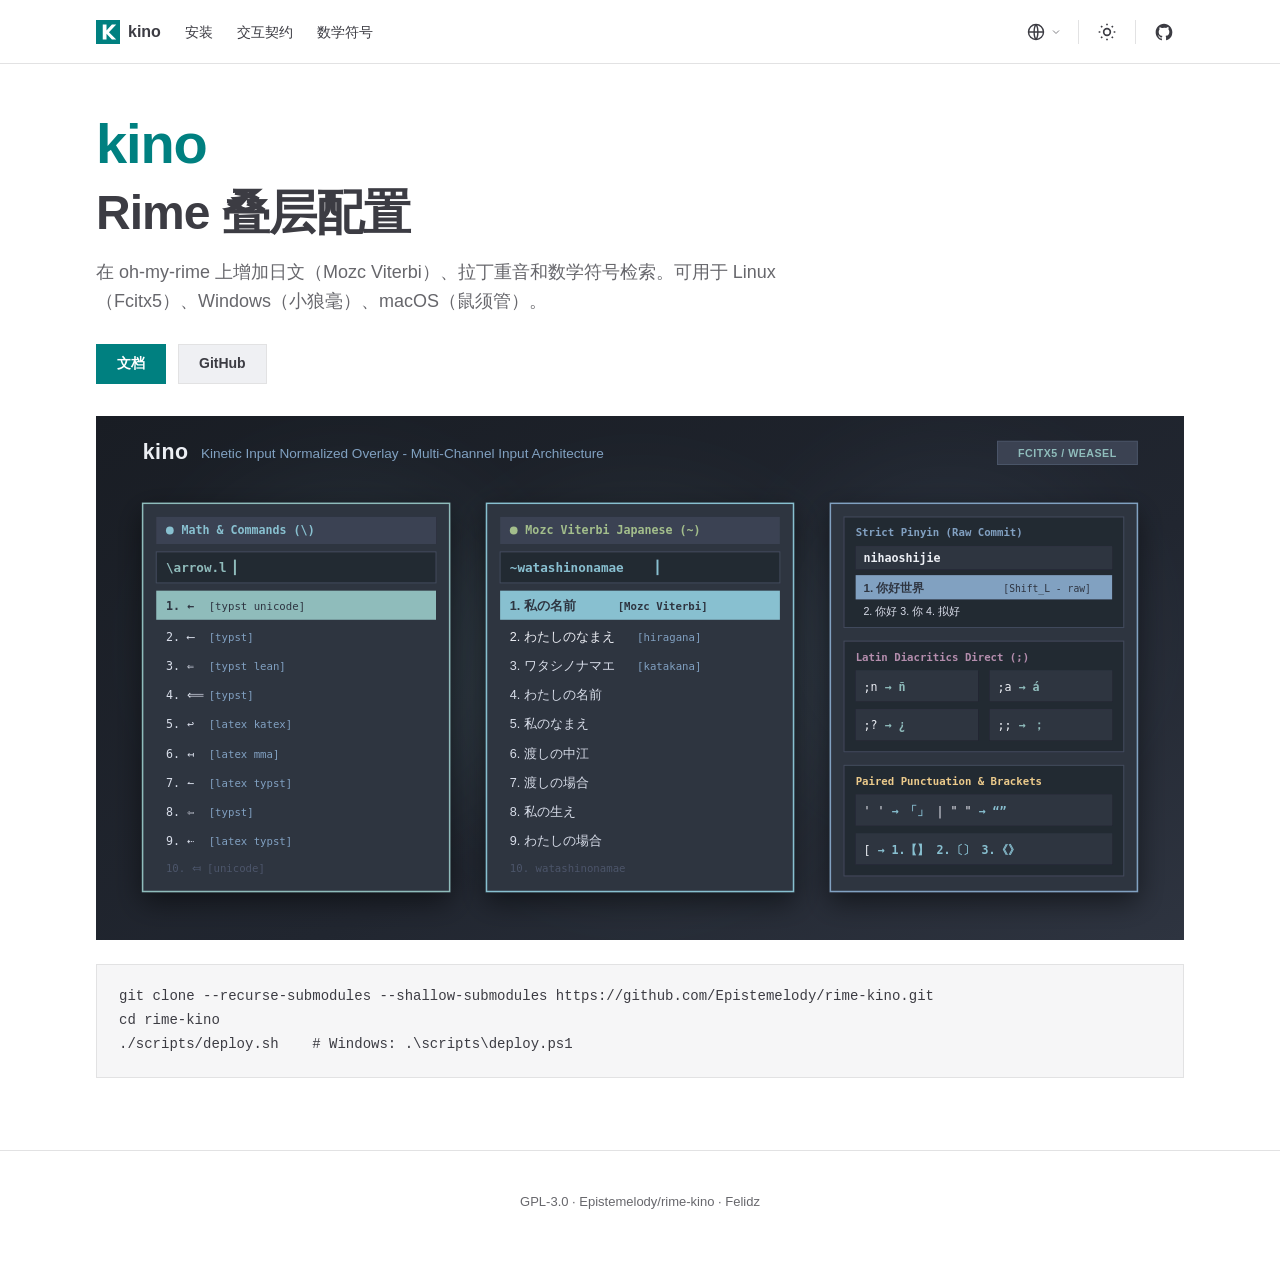
<file: index.html>
<!DOCTYPE html>
<html lang="zh-CN" data-lang="zh" data-theme="light">
<head>
  <meta charset="UTF-8">
  <title>kino</title>
  <meta name="viewport" content="width=device-width, initial-scale=1">
  <meta name="description" content="kino：oh-my-rime 上的 Rime 叠层。日文（Mozc Viterbi）、拉丁重音、数学符号检索。Linux / Windows / macOS。">
  <meta property="og:title" content="kino">
  <meta property="og:description" content="Rime overlay on oh-my-rime: Japanese, Latin diacritics, math-symbol lookup.">
  <meta property="og:image" content="https://epistemelody.github.io/rime-kino/assets/og.png">
  <link rel="icon" href="favicon.ico" sizes="32x32">
  <link rel="icon" href="assets/logo.svg" type="image/svg+xml">
  <link rel="apple-touch-icon" href="assets/logo.png">
  <link rel="stylesheet" href="assets/site.css?v=4">
  <script>
    (function () {
      var t = localStorage.getItem("kino-theme");
      var dark = t === "dark" || (t !== "light" && matchMedia("(prefers-color-scheme: dark)").matches);
      var theme = dark ? "dark" : "light";
      document.documentElement.dataset.theme = theme;
      document.documentElement.style.colorScheme = theme;
      document.documentElement.dataset.lang = localStorage.getItem("kino-lang") || "zh";
    })();
  </script>
</head>
<body>
  <header class="nav">
    <div class="nav-inner">
      <a class="logo" href="./"><img src="assets/logo.svg" alt="">kino</a>
      <div class="nav-links" role="navigation">
        <a class="i18n-zh" href="docs.html#/README">安装</a>
        <a class="i18n-en" href="docs.html#/README.en">Install</a>
        <a class="i18n-zh" href="docs.html#/docs/kino">交互契约</a>
        <a class="i18n-en" href="docs.html#/docs/kino.en">Interaction</a>
        <a class="i18n-zh" href="docs.html#/docs/math-symbols">数学符号</a>
        <a class="i18n-en" href="docs.html#/docs/math-symbols">Math</a>
      </div>
      <div class="extra">
        <div class="flyout" data-menu>
          <button type="button" class="icon-btn lang-btn" data-menu-toggle aria-haspopup="true" aria-expanded="false" aria-label="Change language">
            <svg viewBox="0 0 24 24" fill="none" stroke="currentColor" stroke-width="1.7"><circle cx="12" cy="12" r="9"/><path d="M3 12h18M12 3c3 3.6 3 14.4 0 18M12 3c-3 3.6-3 14.4 0 18"/></svg>
            <svg class="chevron" viewBox="0 0 24 24" fill="none" stroke="currentColor" stroke-width="2"><path d="M6 9l6 6 6-6"/></svg>
          </button>
          <div class="panel" role="menu">
            <button type="button" role="menuitem" data-lang-option="zh">简体中文</button>
            <button type="button" role="menuitem" data-lang-option="en">English</button>
          </div>
        </div>
        <span class="sep" aria-hidden="true"></span>
        <button type="button" class="icon-btn" role="switch" data-theme-switch aria-checked="false" aria-label="Switch theme">
          <svg class="icon-sun" viewBox="0 0 24 24" fill="none" stroke="currentColor" stroke-width="2"><circle cx="12" cy="12" r="4"/><path d="M12 2v2M12 20v2M4.9 4.9l1.4 1.4M17.7 17.7l1.4 1.4M2 12h2M20 12h2M4.9 19.1l1.4-1.4M17.7 6.3l1.4-1.4"/></svg>
          <svg class="icon-moon" viewBox="0 0 24 24" fill="none" stroke="currentColor" stroke-width="2"><path d="M21 14.5A8.5 8.5 0 1 1 9.5 3 7 7 0 0 0 21 14.5z"/></svg>
        </button>
        <span class="sep" aria-hidden="true"></span>
        <a class="icon-btn" href="https://github.com/Epistemelody/rime-kino" aria-label="GitHub">
          <svg viewBox="0 0 24 24" fill="currentColor"><path d="M12 2C6.48 2 2 6.58 2 12.26c0 4.52 2.87 8.35 6.84 9.71.5.1.68-.22.68-.49 0-.24-.01-.87-.01-1.71-2.78.62-3.37-1.37-3.37-1.37-.45-1.18-1.11-1.5-1.11-1.5-.91-.64.07-.63.07-.63 1 .07 1.53 1.06 1.53 1.06.9 1.57 2.36 1.12 2.94.86.09-.67.35-1.12.63-1.38-2.22-.26-4.56-1.14-4.56-5.07 0-1.12.39-2.03 1.03-2.75-.1-.26-.45-1.3.1-2.71 0 0 .84-.27 2.75 1.05A9.3 9.3 0 0 1 12 6.84c.85 0 1.71.12 2.51.35 1.9-1.32 2.74-1.05 2.74-1.05.55 1.41.2 2.45.1 2.71.64.72 1.03 1.63 1.03 2.75 0 3.94-2.34 4.8-4.58 5.06.36.32.68.94.68 1.9 0 1.37-.01 2.47-.01 2.8 0 .27.18.6.69.49A10.03 10.03 0 0 0 22 12.26C22 6.58 17.52 2 12 2z"/></svg>
        </a>
      </div>
    </div>
  </header>

  <section class="hero">
    <div>
      <p class="hero-name">kino</p>
      <p class="hero-text i18n-zh">Rime 叠层配置</p>
      <p class="hero-text i18n-en">A Rime overlay</p>
      <p class="hero-tag i18n-zh">在 oh-my-rime 上增加日文（Mozc Viterbi）、拉丁重音和数学符号检索。可用于 Linux（Fcitx5）、Windows（<span class="nowrap">小狼毫</span>）、macOS（<span class="nowrap">鼠须管</span>）。</p>
      <p class="hero-tag i18n-en">Adds Japanese (Mozc Viterbi), Latin diacritics, and math-symbol lookup on oh-my-rime. Linux (Fcitx5), Windows (Weasel), macOS (Squirrel).</p>
      <div class="actions">
        <a class="btn btn-brand i18n-zh" href="docs.html#/README">文档</a>
        <a class="btn btn-brand i18n-en" href="docs.html#/README.en">Docs</a>
        <a class="btn btn-alt" href="https://github.com/Epistemelody/rime-kino">GitHub</a>
      </div>
    </div>
    <div class="hero-visual">
      <img src="assets/kino-preview.svg" alt="kino candidate windows for math, Japanese, pinyin, and Latin">
    </div>
  </section>

  <section class="install" id="install">
    <pre>git clone --recurse-submodules --shallow-submodules https://github.com/Epistemelody/rime-kino.git
cd rime-kino
./scripts/deploy.sh    # Windows: .\scripts\deploy.ps1</pre>
  </section>

  <footer class="foot">
    <p>GPL-3.0 · <a href="https://github.com/Epistemelody/rime-kino">Epistemelody/rime-kino</a> · Felidz</p>
  </footer>
  <script src="assets/theme.js?v=4"></script>
</body>
</html>
</file>
<file: assets/site.css>
:root {
  --brand: #008080;
  --brand-hover: #0a6e6e;
  --text-1: #3c3c43;
  --text-2: #67676c;
  --bg: #ffffff;
  --bg-alt: #f6f6f7;
  --bg-elv: #ffffff;
  --bg-soft: rgba(142, 150, 170, 0.14);
  --border: #c2c2c4;
  --divider: #e2e2e3;
  --page: 1152px;
  --gutter: 32px;
  --nav-h: 64px;
  --sidebar-w: 280px;
  --shadow: 0 12px 32px rgba(0, 0, 0, 0.1);
  --font: Inter, "Segoe UI", "PingFang SC", "Hiragino Sans GB", "Noto Sans SC",
    "Microsoft YaHei", sans-serif;
  --theme-color: #008080;
  color-scheme: light;
}

html[data-theme="dark"] {
  --brand-hover: #33b8b8;
  --text-1: #dfdfd6;
  --text-2: #98989f;
  --bg: #1b1b1f;
  --bg-alt: #161618;
  --bg-elv: #202127;
  --bg-soft: rgba(101, 117, 133, 0.16);
  --border: #3c3c43;
  --divider: #2e2e32;
  --shadow: 0 12px 32px rgba(0, 0, 0, 0.45);
  color-scheme: dark;
}

* { box-sizing: border-box; }
html, body {
  margin: 0;
  background: var(--bg);
  color: var(--text-1);
  font-family: var(--font);
  line-height: 1.6;
}
html { scroll-padding-top: var(--nav-h); }
body { padding-top: var(--nav-h); }
a { color: var(--brand); text-decoration: none; }
a:hover { color: var(--brand-hover); }
button { font-family: inherit; }
:focus-visible { outline: 2px solid var(--brand); outline-offset: 2px; }

html[data-lang="en"] .i18n-zh { display: none !important; }
html[data-lang="zh"] .i18n-en { display: none !important; }

.nowrap { white-space: nowrap; }

.nav {
  position: fixed;
  top: 0;
  left: 0;
  right: 0;
  z-index: 40;
  height: var(--nav-h);
  background: color-mix(in srgb, var(--bg) 92%, transparent);
  backdrop-filter: saturate(180%) blur(8px);
  border-bottom: 1px solid var(--divider);
}
.nav-inner {
  max-width: var(--page);
  margin: 0 auto;
  height: var(--nav-h);
  padding: 0 var(--gutter);
  display: flex;
  align-items: center;
  gap: 24px;
}
.logo {
  display: inline-flex;
  align-items: center;
  gap: 8px;
  height: var(--nav-h);
  font-weight: 600;
  font-size: 16px;
  color: var(--text-1);
  flex-shrink: 0;
}
.logo img { width: 24px; height: 24px; display: block; }
.logo:hover { color: var(--brand); }
.nav-links {
  display: flex;
  flex-wrap: nowrap;
  align-items: center;
  gap: 24px;
  height: var(--nav-h);
  margin: 0;
  padding: 0;
  font-size: 14px;
  font-weight: 500;
  position: static;
  right: auto;
  text-align: left;
}
.nav-links a {
  display: inline-flex;
  align-items: center;
  height: var(--nav-h);
  color: var(--text-1);
}
.nav-links a:hover { color: var(--brand); }

.extra {
  display: flex;
  align-items: center;
  margin-left: auto;
  height: var(--nav-h);
  flex-shrink: 0;
}
.sep {
  width: 1px;
  height: 24px;
  margin: 0 8px;
  background: var(--divider);
  flex-shrink: 0;
}

.icon-btn {
  position: relative;
  display: inline-flex;
  align-items: center;
  justify-content: center;
  width: 40px;
  height: var(--nav-h);
  padding: 0;
  border: 0;
  border-radius: 0;
  background: transparent;
  color: var(--text-1);
  cursor: pointer;
}
.icon-btn svg { width: 20px; height: 20px; display: block; }
a.icon-btn { color: var(--text-1); }
.icon-btn:hover,
a.icon-btn:hover { color: var(--brand); }

.lang-btn {
  width: auto;
  padding: 0 8px;
  gap: 4px;
}
.lang-btn .chevron {
  width: 12px;
  height: 12px;
  opacity: 0.65;
}

[data-theme-switch] svg {
  position: absolute;
  top: 50%;
  left: 50%;
  width: 20px;
  height: 20px;
  margin: -10px 0 0 -10px;
  transition: opacity 0.2s;
}
html[data-theme="dark"] [data-theme-switch] .icon-sun { opacity: 0; }
html[data-theme="light"] [data-theme-switch] .icon-moon { opacity: 0; }

.flyout {
  position: relative;
  display: flex;
  align-items: center;
  height: var(--nav-h);
}
.panel {
  position: absolute;
  top: calc(var(--nav-h) - 8px);
  right: 0;
  min-width: 176px;
  padding: 8px;
  background: var(--bg-elv);
  border: 1px solid var(--divider);
  border-radius: 0;
  box-shadow: var(--shadow);
  opacity: 0;
  visibility: hidden;
  pointer-events: none;
  z-index: 50;
}
.flyout.open .panel,
.flyout:hover .panel {
  opacity: 1;
  visibility: visible;
  pointer-events: auto;
}
@media (hover: none) {
  .flyout:hover .panel {
    opacity: 0;
    visibility: hidden;
    pointer-events: none;
  }
  .flyout.open .panel {
    opacity: 1;
    visibility: visible;
    pointer-events: auto;
  }
}
.panel button {
  display: block;
  width: 100%;
  text-align: left;
  border: 0;
  border-radius: 0;
  background: transparent;
  color: var(--text-1);
  font-size: 14px;
  font-weight: 500;
  line-height: 36px;
  padding: 0 12px;
  cursor: pointer;
}
.panel button:hover {
  background: var(--bg-soft);
  color: var(--brand);
}
.panel button[aria-current="true"] {
  color: var(--brand);
}
.panel button[aria-current="true"]::after {
  content: "";
  float: right;
  width: 12px;
  height: 12px;
  margin-top: 12px;
  background: currentColor;
  clip-path: polygon(14% 44%, 0 57%, 43% 100%, 100% 16%, 85% 4%, 40% 72%);
}

.hero {
  max-width: var(--page);
  margin: 0 auto;
  padding: 48px var(--gutter) 24px;
  display: flex;
  flex-direction: column;
  align-items: stretch;
  gap: 32px;
}
.hero-name {
  margin: 0;
  font-size: clamp(40px, 6vw, 56px);
  font-weight: 700;
  line-height: 1.15;
  letter-spacing: -0.02em;
  color: var(--brand);
}
.hero-text {
  margin: 8px 0 0;
  font-size: clamp(28px, 4.5vw, 48px);
  font-weight: 700;
  line-height: 1.2;
  letter-spacing: -0.02em;
}
.hero-tag {
  margin: 16px 0 0;
  max-width: 42em;
  font-size: 18px;
  font-weight: 500;
  line-height: 1.6;
  color: var(--text-2);
  word-break: keep-all;
}
.actions { display: flex; flex-wrap: wrap; gap: 12px; margin-top: 28px; }
.btn {
  display: inline-flex;
  align-items: center;
  justify-content: center;
  min-width: 68px;
  height: 40px;
  padding: 0 20px;
  font-size: 14px;
  font-weight: 600;
  border: 1px solid transparent;
  border-radius: 0;
}
.btn-brand { background: var(--brand); color: #fff; }
.btn-brand:hover { background: var(--brand-hover); color: #fff; }
.btn-alt {
  background: var(--bg-soft);
  color: var(--text-1);
  border-color: var(--divider);
}
.btn-alt:hover { background: var(--bg-alt); color: var(--text-1); }

.hero-visual { width: 100%; }
.hero-visual img {
  display: block;
  width: 100%;
  height: auto;
  border-radius: 0;
}

.install { max-width: var(--page); margin: 0 auto 72px; padding: 0 var(--gutter); }
.install pre {
  margin: 0;
  padding: 20px 22px;
  overflow-x: auto;
  background: var(--bg-alt);
  border: 1px solid var(--divider);
  font: 14px/1.7 ui-monospace, "SF Mono", Menlo, Consolas, monospace;
  color: var(--text-1);
}

.foot {
  width: 100%;
  border-top: 1px solid var(--divider);
  padding: 28px var(--gutter) 40px;
  text-align: center;
  color: var(--text-2);
  font-size: 13px;
}
.foot a { color: var(--text-2); }
.foot a:hover { color: var(--brand); }

@media (max-width: 960px) {
  .hero { padding-top: 28px; }
  .nav-links { display: none; }
  .nav-inner { padding: 0 16px; gap: 12px; }
}
</file>
